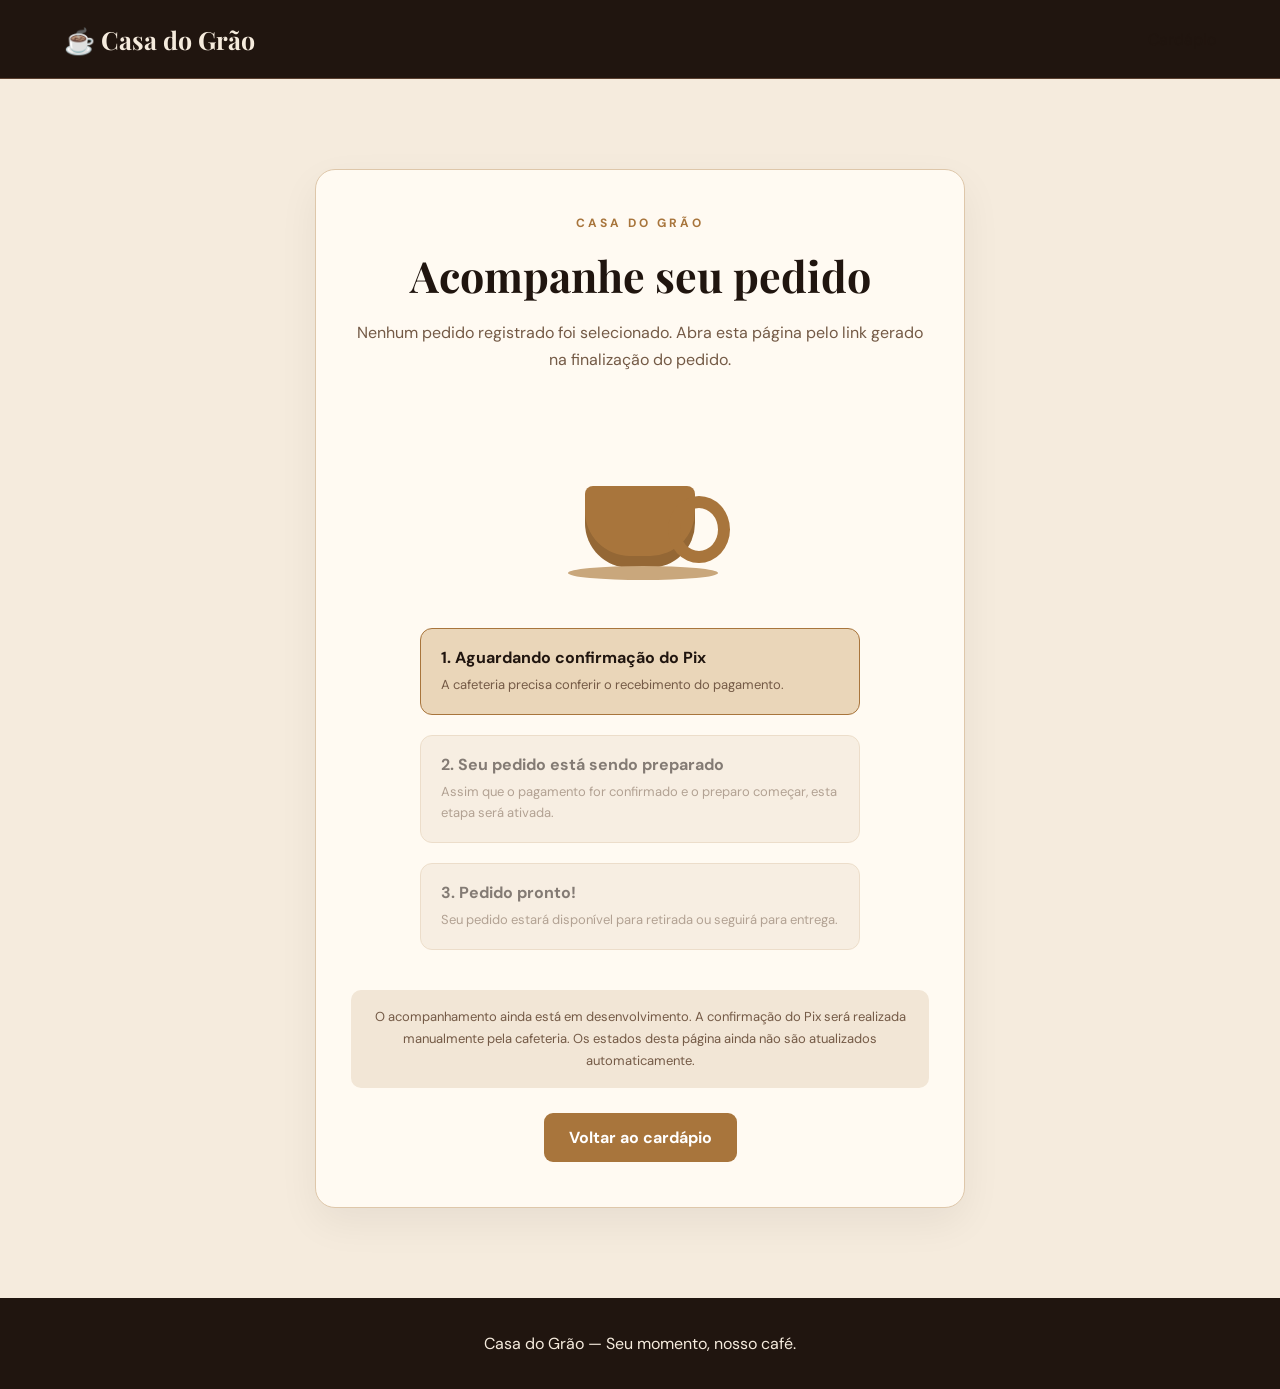
<file: acompanhar-pedido.html>
<!DOCTYPE html>
<html lang="pt-BR">

<head>
    <meta charset="UTF-8">

    <meta
        name="viewport"
        content="width=device-width, initial-scale=1.0">

    <title>Acompanhar Pedido | Casa do Grão</title>

    <link rel="preconnect"
          href="https://fonts.googleapis.com">

    <link rel="preconnect"
          href="https://fonts.gstatic.com"
          crossorigin>

    <link
        href="https://fonts.googleapis.com/css2?family=DM+Sans:wght@400;500;600;700&family=Playfair+Display:wght@500;600;700&display=swap"
        rel="stylesheet">

    <link rel="stylesheet" href="css/style.css">
    <script src="js/acompanhamento.js" defer></script>

    <style>

        /* PÁGINA DE ACOMPANHAMENTO */

        .acompanhamento {
            min-height: 85vh;
            padding: 90px 20px;

            display: flex;
            align-items: center;
            justify-content: center;

            background: #F5EBDD;
            color: #20150F;
        }

        .acompanhamento-painel {
            box-sizing: border-box;
            width: 100%;
            max-width: 650px;
            padding: 45px 35px;

            background: #FFFAF2;
            border: 1px solid #DEC7AA;
            border-radius: 20px;

            text-align: center;

            box-shadow:
                0 15px 40px rgba(0, 0, 0, 0.06);
        }

        .acompanhamento-etiqueta {
            color: #A8753C;
            font-size: 12px;
            font-weight: 700;
            letter-spacing: 3px;
        }

        .acompanhamento h1 {
            margin: 15px 0;

            font-family: "Playfair Display", serif;
            font-size: clamp(29px, 5vw, 43px);
        }

        .acompanhamento-descricao {
            color: #745A46;
            line-height: 1.7;
        }

        /* XÍCARA DE CAFÉ ANIMADA */

        .cafe-animado {
            position: relative;

            width: 180px;
            height: 180px;

            margin: 35px auto;
        }

        .fumaca {
            position: absolute;
            bottom: 110px;

            width: 12px;
            height: 55px;

            border-left: 4px solid rgba(
                139, 85, 41, 0.5
            );

            border-radius: 50%;
            opacity: 0;

            animation:
                subirFumaca 3s infinite ease-out;
        }

        .fumaca:nth-child(1) {
            left: 60px;
        }

        .fumaca:nth-child(2) {
            left: 90px;
            animation-delay: 0.8s;
        }

        .fumaca:nth-child(3) {
            left: 120px;
            animation-delay: 1.6s;
        }

        .xicara {
            position: absolute;

            bottom: 20px;
            left: 35px;

            width: 110px;
            height: 82px;

            background: #A8753C;

            border-radius:
                8px 8px 45px 45px;

            box-shadow:
                inset 0 -12px 0 rgba(0, 0, 0, 0.12);
        }

        .xicara::after {
            content: "";

            position: absolute;

            right: -35px;
            top: 10px;

            width: 38px;
            height: 43px;

            border: 12px solid #A8753C;
            border-radius: 50%;
        }

        .pires {
            position: absolute;

            bottom: 8px;
            left: 18px;

            width: 150px;
            height: 14px;

            background: #C9A77C;
            border-radius: 50%;
        }

        @keyframes subirFumaca {

            0% {
                opacity: 0;
                transform: translateY(12px);
            }

            35% {
                opacity: 0.7;
            }

            100% {
                opacity: 0;
                transform: translateY(-48px);
            }

        }

        /* ETAPAS DO PEDIDO */

        .etapas-pedido {
            max-width: 440px;

            margin: 40px auto;
            padding: 0;

            list-style: none;
            text-align: left;
        }

        .etapa {
            margin-bottom: 20px;
            padding: 18px 20px;

            background: #F2E6D6;

            border: 1px solid #DEC7AA;
            border-radius: 12px;

            opacity: 0.55;
        }

        .etapa.ativa {
            opacity: 1;

            background: #EAD6B9;
            border-color: #A8753C;
        }

        .etapa strong {
            display: block;
            font-size: 16px;
        }

        .etapa p {
            margin-top: 7px;

            color: #745A46;
            font-size: 13px;
            line-height: 1.6;
        }

        /* AVISO */

        .aviso-acompanhamento {
            margin: 25px 0;
            padding: 16px;

            background: #F2E6D6;
            border-radius: 10px;

            color: #745A46;
            font-size: 13px;
            line-height: 1.7;
        }

        /* BOTÃO VOLTAR */

        .voltar-cardapio {
            display: inline-block;
            padding: 14px 25px;

            color: #FFFFFF;
            background: #A8753C;

            border-radius: 9px;

            text-decoration: none;
            font-weight: 700;
        }

        .voltar-cardapio:hover {
            background: #87572D;
        }

        /* CELULARES */

        @media (max-width: 480px) {

            .acompanhamento-painel {
                padding: 35px 20px;
            }

        }

        /* ACESSIBILIDADE */

        @media (prefers-reduced-motion: reduce) {

            .fumaca {
                animation: none;
            }

        }

    </style>

</head>

<body>

    <header class="cabecalho">

        <nav class="navegacao container">

            <a href="index.html" class="logo">

                <span class="logo-icone">☕</span>

                Casa do Grão

            </a>

            <a href="cardapio.html">
                Cardápio
            </a>

        </nav>

    </header>

    <main>

        <section class="acompanhamento">

            <div class="acompanhamento-painel">

                <!-- IDENTIDADE -->

                <p class="acompanhamento-etiqueta">
                    CASA DO GRÃO
                </p>

                <h1>Acompanhe seu pedido</h1>

                <p class="acompanhamento-descricao">
                    Obrigado por escolher a Casa do Grão!
                    Acompanhe as próximas etapas
                    do seu pedido.
                </p>

                <!-- CAFÉ ANIMADO -->

                <div
                    class="cafe-animado"
                    aria-hidden="true">

                    <span class="fumaca"></span>
                    <span class="fumaca"></span>
                    <span class="fumaca"></span>

                    <div class="xicara"></div>

                    <div class="pires"></div>

                </div>

                <!-- ETAPAS -->

                <ol class="etapas-pedido">

                    <li
                        class="etapa ativa"
                        id="etapa-pagamento">

                        <strong>
                            1. Aguardando confirmação do Pix
                        </strong>

                        <p>
                            A cafeteria precisa conferir
                            o recebimento do pagamento.
                        </p>

                    </li>

                    <li
                        class="etapa"
                        id="etapa-preparacao">

                        <strong>
                            2. Seu pedido está sendo preparado
                        </strong>

                        <p>
                            Assim que o pagamento for
                            confirmado e o preparo começar,
                            esta etapa será ativada.
                        </p>

                    </li>

                    <li
                        class="etapa"
                        id="etapa-pronto">

                        <strong>
                            3. Pedido pronto!
                        </strong>

                        <p>
                            Seu pedido estará disponível
                            para retirada ou seguirá
                            para entrega.
                        </p>

                    </li>

                </ol>

                <!-- INFORMAÇÃO -->

                <p class="aviso-acompanhamento">

                    O acompanhamento ainda está
                    em desenvolvimento.

                    A confirmação do Pix será
                    realizada manualmente pela cafeteria.

                    Os estados desta página ainda
                    não são atualizados automaticamente.

                </p>

                <a
                    href="cardapio.html"
                    class="voltar-cardapio">

                    Voltar ao cardápio

                </a>

            </div>

        </section>

    </main>

    <footer class="rodape">

        <p>
            Casa do Grão — Seu momento, nosso café.
        </p>

    </footer>

</body>
</html>
</file>
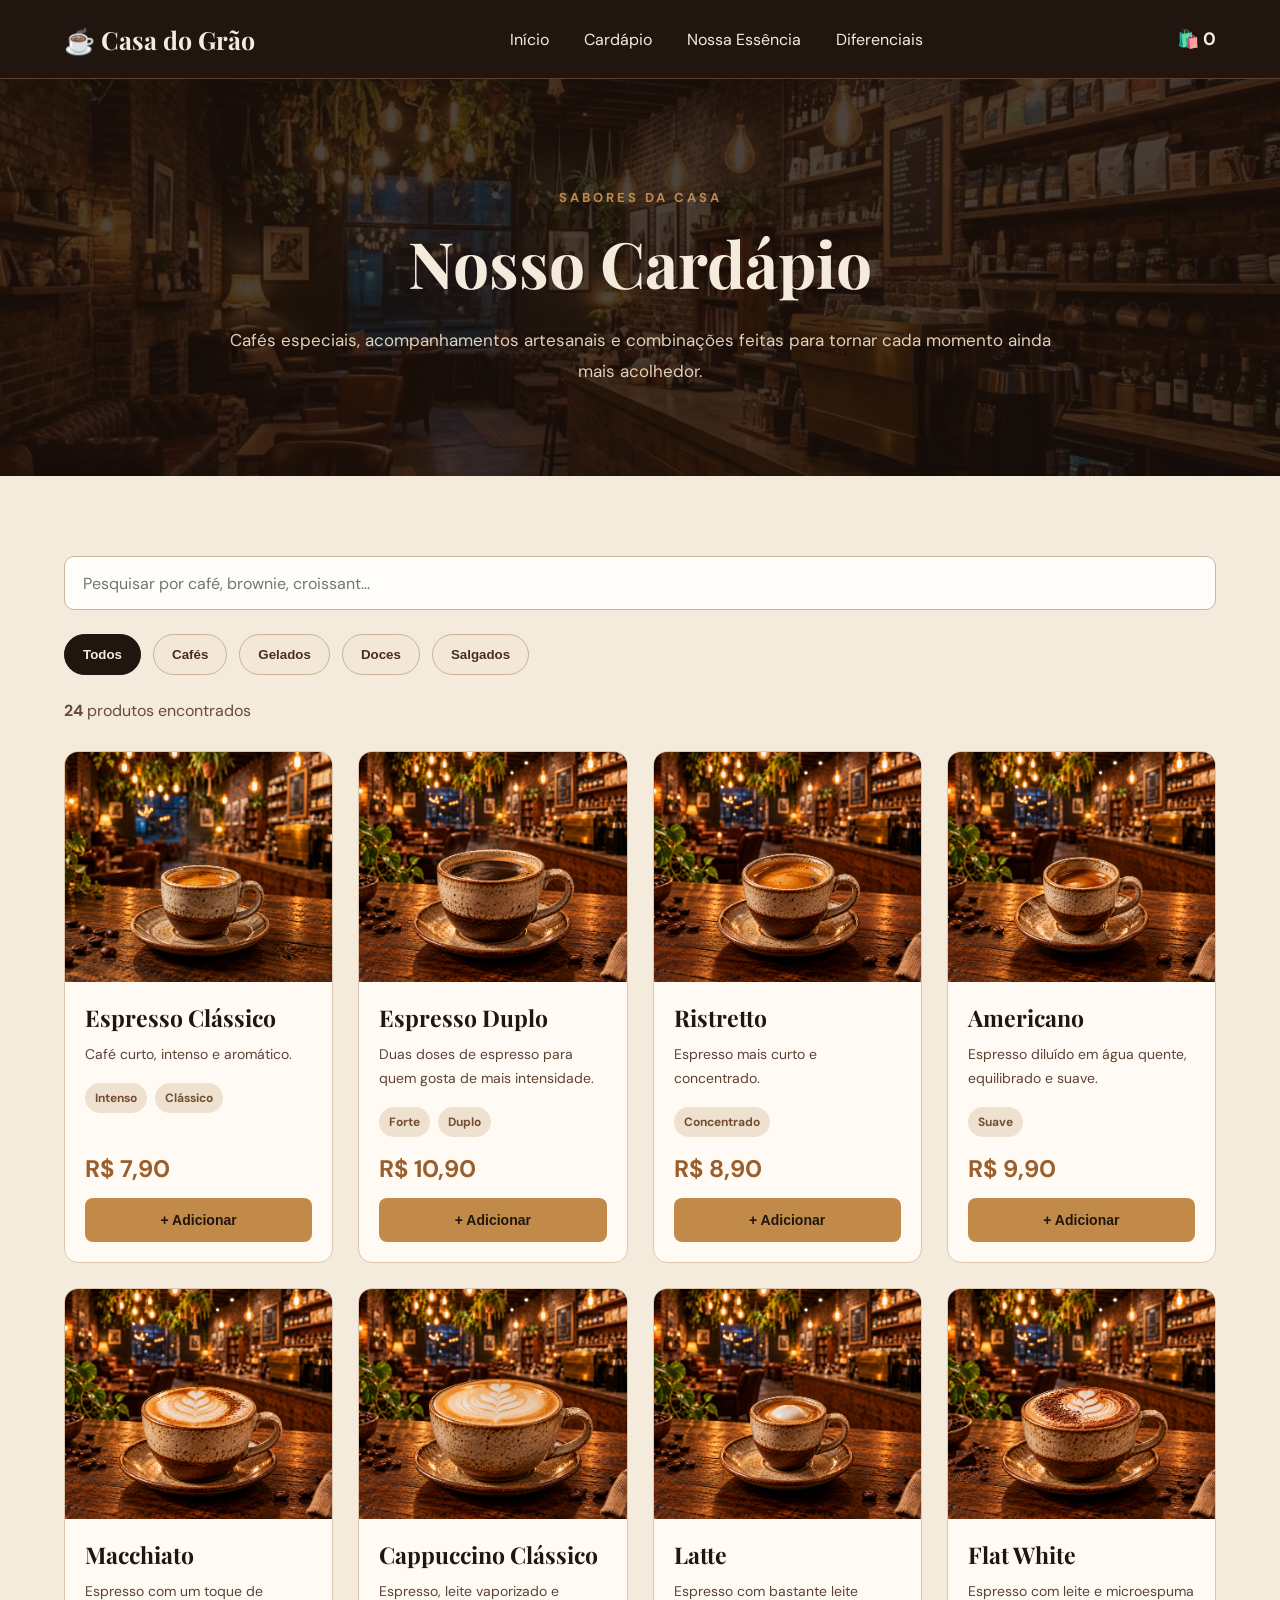
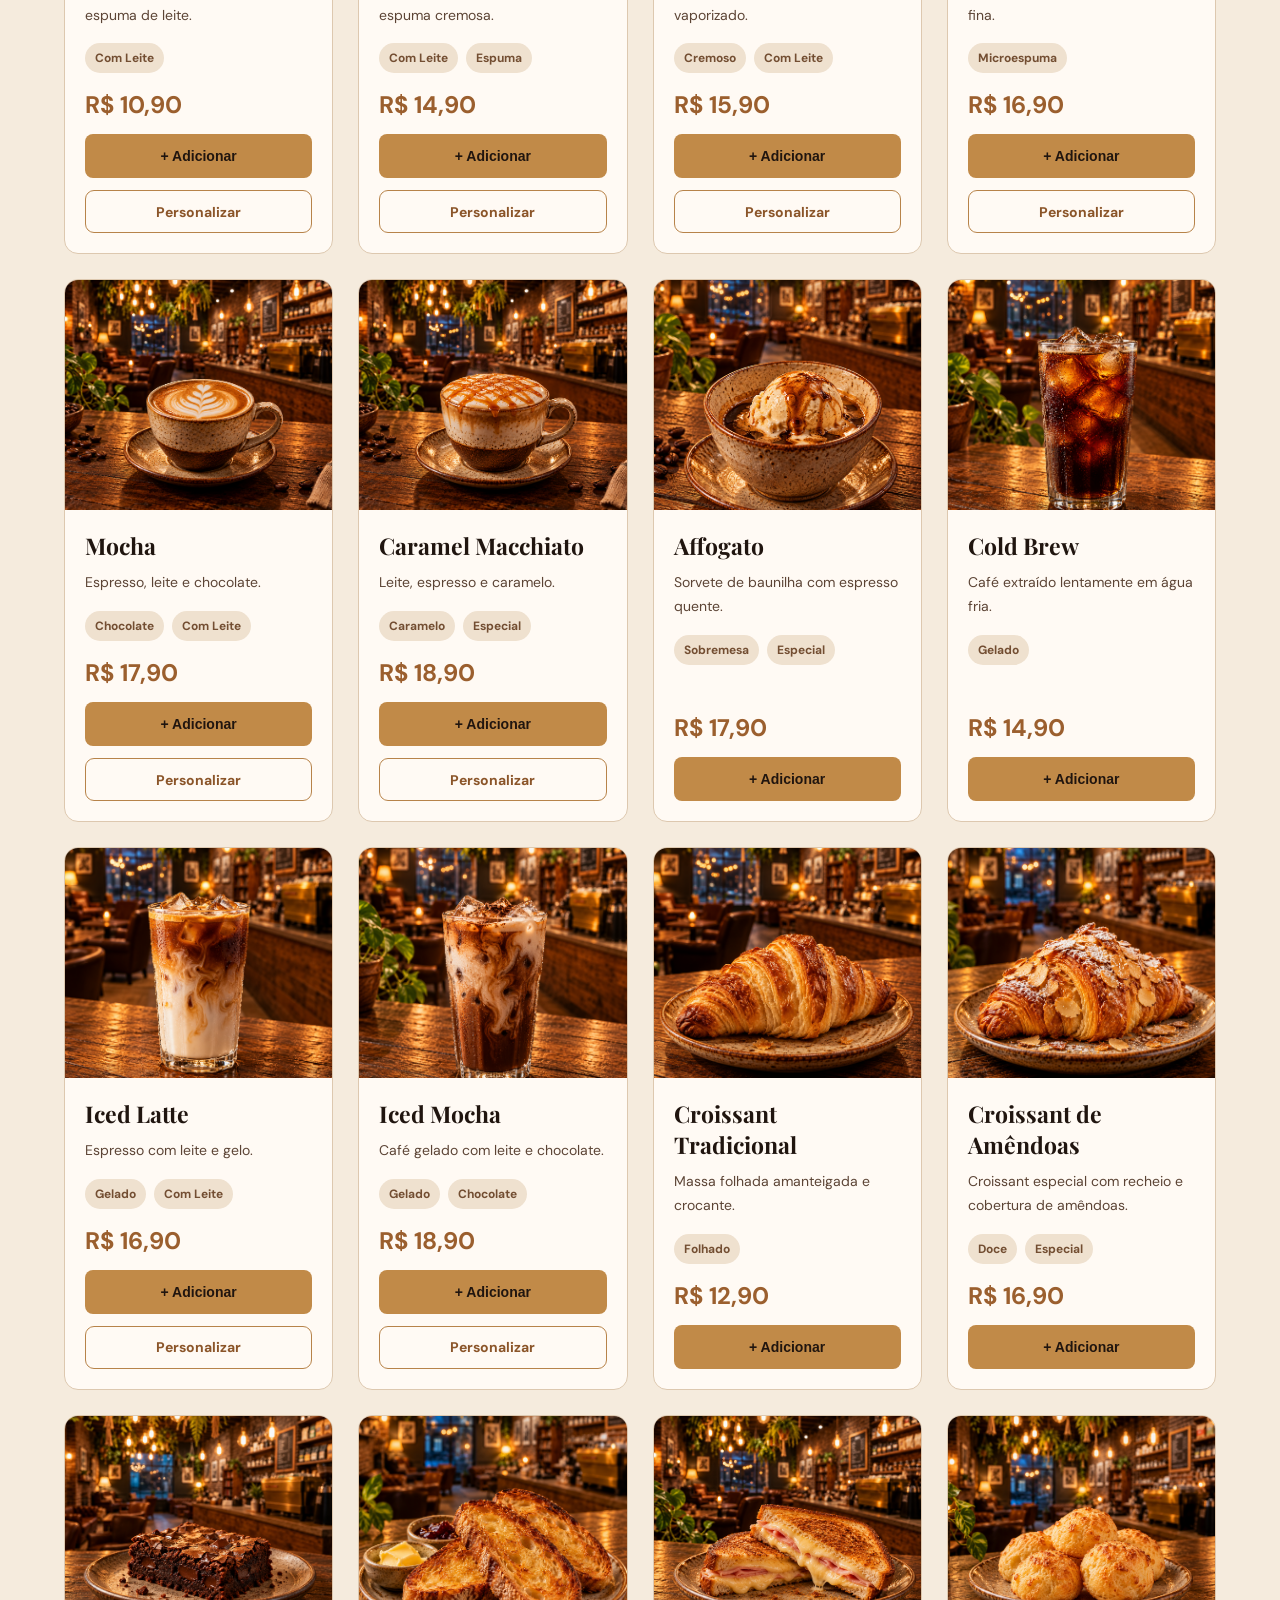
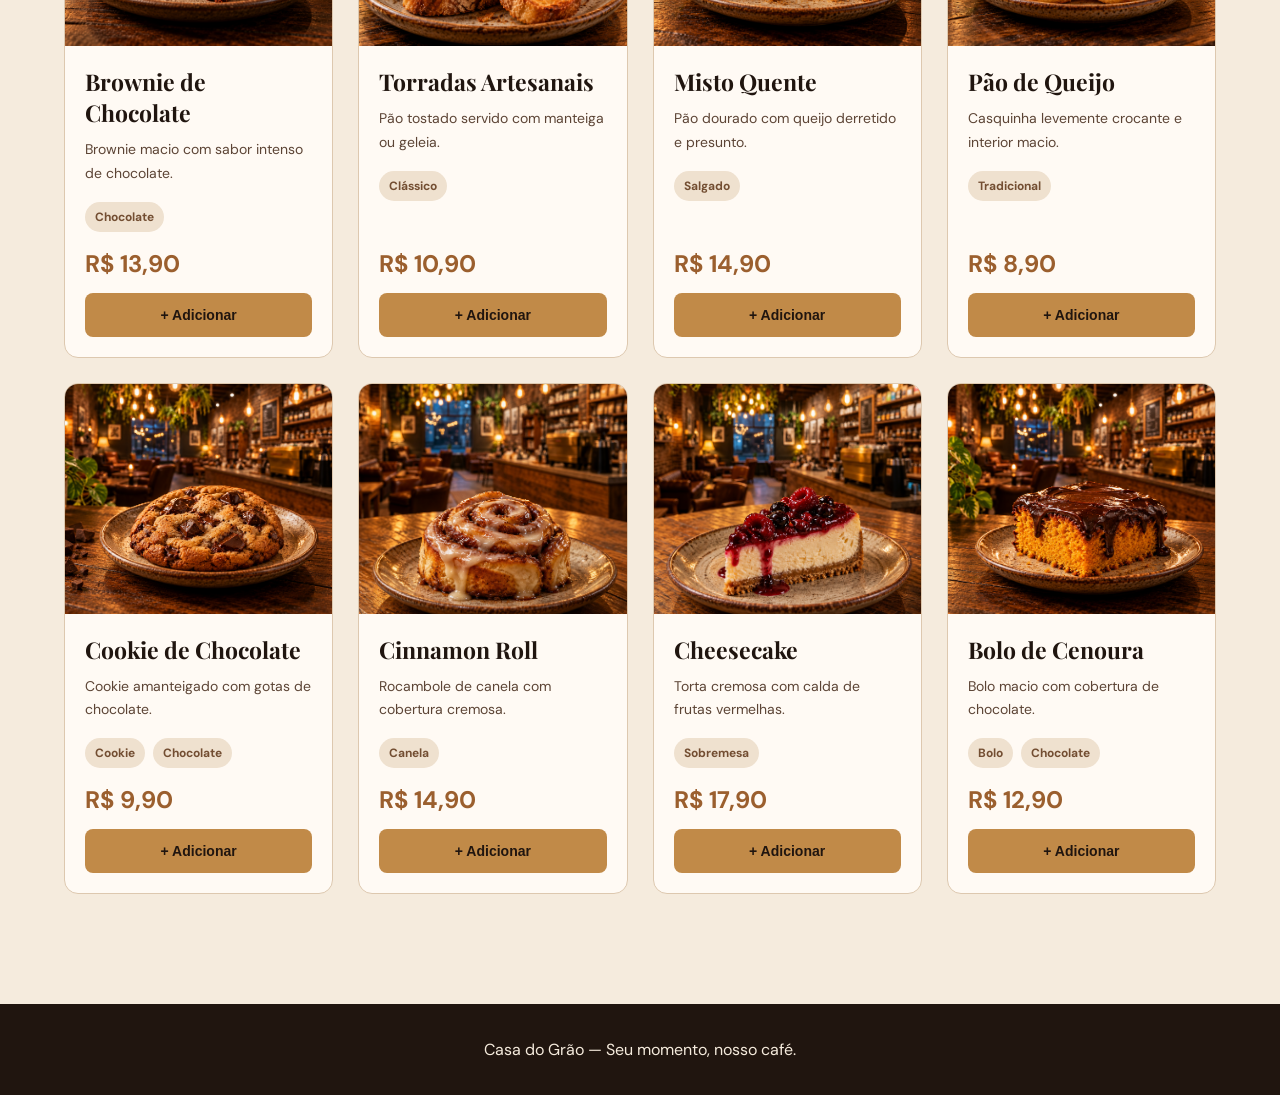
<file: cardapio.html>
<!DOCTYPE html>
<html lang="pt-BR">
<head>
    <meta charset="UTF-8">
    <meta name="viewport" content="width=device-width, initial-scale=1.0">
    <title>Cardápio | Casa do Grão</title>
    <meta name="description" content="Explore o cardápio da Casa do Grão. Cafés especiais, doces e acompanhamentos.">

    <link rel="preconnect" href="https://fonts.googleapis.com">
    <link rel="preconnect" href="https://fonts.gstatic.com" crossorigin>

    <link href="https://fonts.googleapis.com/css2?family=DM+Sans:wght@400;500;600;700&family=Playfair+Display:wght@500;600;700&display=swap"
          rel="stylesheet">

    <link rel="stylesheet" href="css/style.css">
    <link rel="stylesheet" href="css/personalizador.css">
    <script src="js/main.js" defer></script>
    <script src="js/cardapio.js" defer></script>
    <script src="js/personalizador.js" defer></script>
</head>
<body>

    <header class="cabecalho">
        <nav class="navegacao container" aria-label="Navegação principal">

            <a href="index.html#inicio" class="logo">
                <span class="logo-icone">☕</span>
                Casa do Grão
            </a>

            <button class="menu-toggle"
                    id="menu-toggle"
                    type="button"
                    aria-label="Abrir menu"
                    aria-controls="menu"
                    aria-expanded="false">
                ☰
            </button>

            <ul class="menu" id="menu">
                <li><a href="index.html#inicio">Início</a></li>
                <li><a href="cardapio.html">Cardápio</a></li>
                <li><a href="index.html#sobre">Nossa Essência</a></li>
                <li><a href="index.html#diferenciais">Diferenciais</a></li>
            </ul>

            
<a href="carrinho.html"
   class="carrinho-indicador"
   aria-label="Abrir carrinho de compras">
    🛍️ <span id="contador-carrinho">0</span>
</a>


        </nav>
    </header>

    <main>

        <section class="hero-cardapio">
            <div class="container hero-cardapio-conteudo">
                <p class="hero-cardapio-subtitulo">SABORES DA CASA</p>
                <h1>Nosso Cardápio</h1>
                <p>
                    Cafés especiais, acompanhamentos artesanais e combinações
                    feitas para tornar cada momento ainda mais acolhedor.
                </p>
            </div>
        </section>

        <section class="secao-cardapio">
            <div class="container">

                <div class="barra-cardapio">
                    <div class="campo-busca">
                        <label for="busca-produto" class="sr-only">Buscar produto</label>
                        <input type="text"
                               id="busca-produto"
                               placeholder="Pesquisar por café, brownie, croissant...">
                    </div>

                    <div class="filtros-categorias" id="filtros-categorias">
                        <button class="filtro-btn ativo" type="button" data-categoria="todos">Todos</button>
                        <button class="filtro-btn" type="button" data-categoria="cafes">Cafés</button>
                        <button class="filtro-btn" type="button" data-categoria="gelados">Gelados</button>
                        <button class="filtro-btn" type="button" data-categoria="doces">Doces</button>
                        <button class="filtro-btn" type="button" data-categoria="salgados">Salgados</button>
                    </div>
                </div>

                <div class="resumo-cardapio">
                    <p>
                        <strong id="quantidade-produtos">0</strong> produtos encontrados
                    </p>
                </div>

                <div class="grid-cardapio" id="grid-cardapio"></div>

                <div class="estado-vazio" id="estado-vazio" hidden>
                    <h2>Nenhum produto encontrado</h2>
                    <p>Tente outro nome ou selecione uma categoria diferente.</p>
                </div>

            </div>
        </section>

    </main>

    <p id="mensagem-carrinho"
       class="mensagem-carrinho"
       role="status"
       aria-live="polite"></p>

    <footer class="rodape">
        <p>Casa do Grão — Seu momento, nosso café.</p>
    </footer>

</body>
</html>
</file>
<file: css/style.css>
/* CONFIGURAÇÕES GERAIS */

:root {
    --cafe-escuro: #20150F;
    --marrom: #4A2E1D;
    --caramelo: #C18A48;
    --creme: #F5EBDD;
    --verde: #536342;
}

* {
    margin: 0;
    padding: 0;
    box-sizing: border-box;
}

html {
    scroll-behavior: smooth;
}

body {
    font-family: "DM Sans", sans-serif;
    background: var(--creme);
    color: var(--cafe-escuro);
}

h1, h2, h3 {
    font-family: "Playfair Display", serif;
}

a {
    text-decoration: none;
    color: inherit;
}

.container {
    width: min(90%, 1200px);
    margin: 0 auto;
}

/* CABEÇALHO */

.cabecalho {
    position: sticky;
    top: 0;
    z-index: 100;
    background: var(--cafe-escuro);
    border-bottom: 1px solid #5a4030;
}

.navegacao {
    min-height: 78px;
    display: flex;
    justify-content: space-between;
    align-items: center;
    gap: 20px;
}

.logo {
    font-family: "Playfair Display", serif;
    font-size: 25px;
    font-weight: 700;
    color: var(--creme);
}

.logo-icone {
    color: var(--caramelo);
}

.menu {
    list-style: none;
    display: flex;
    align-items: center;
    gap: 35px;
}

.menu a {
    color: var(--creme);
    transition: color 0.3s;
}

.menu a:hover,
.menu a:focus-visible {
    color: var(--caramelo);
}

.menu-toggle {
    display: none;
    background: none;
    border: 0;
    color: var(--creme);
    font-size: 30px;
    cursor: pointer;
}

/* HERO SECTION */

.hero {
    position: relative;
    min-height: calc(100svh - 78px);
    display: flex;
    align-items: center;
    overflow: hidden;
    background: var(--cafe-escuro);
}

.hero-imagem {
    position: absolute;
    width: 100%;
    height: 100%;
    inset: 0;
    object-fit: cover;
    object-position: center;
}

/* CAMADA ESCURA SOBRE A FOTO */

.hero::after {
    content: "";
    position: absolute;
    inset: 0;
    background: linear-gradient(
        90deg,
        rgba(20, 12, 7, 0.92),
        rgba(20, 12, 7, 0.42)
    );
}

.hero-conteudo {
    position: relative;
    z-index: 2;
    color: var(--creme);
    padding-top: 90px;
    padding-bottom: 110px;
    animation: aparecer 0.9s ease both;
}

.hero-destaque {
    color: var(--caramelo);
    font-size: 13px;
    letter-spacing: 3px;
    font-weight: 700;
    margin-bottom: 22px;
}

.hero h1 {
    font-size: clamp(42px, 5vw, 76px);
    max-width: 680px;
    line-height: 1.12;
    margin-bottom: 25px;
}

.hero-descricao {
    max-width: 520px;
    font-size: 18px;
    line-height: 1.8;
    color: #eadac6;
}

.hero-botoes {
    display: flex;
    flex-wrap: wrap;
    gap: 15px;
    margin-top: 35px;
}

.botao {
    display: inline-flex;
    justify-content: center;
    align-items: center;
    min-height: 50px;
    padding: 14px 28px;
    border-radius: 6px;
    font-weight: 700;
    transition:
        transform 0.3s,
        background-color 0.3s,
        box-shadow 0.3s;
}

.botao:hover {
    transform: translateY(-4px);
}

.botao-principal {
    background: var(--caramelo);
    color: var(--cafe-escuro);
}

.botao-principal:hover {
    background: #e0ac6d;
    box-shadow: 0 8px 24px #0005;
}

.botao-secundario {
    border: 1px solid var(--creme);
    color: var(--creme);
}

.botao-secundario:hover {
    background: #ffffff1a;
}

.hero-servicos {
    margin-top: 35px;
    color: #dfc8a9;
    font-size: 14px;
}

.seta-rolagem {
    position: absolute;
    z-index: 3;
    bottom: 25px;
    left: 50%;
    transform: translateX(-50%);
    color: var(--creme);
    font-size: 35px;
    animation: flutuar 2s infinite;
}

/* BOAS-VINDAS */

.sobre {
    padding: 110px 0 65px;
    text-align: center;
}

.sobre-conteudo {
    max-width: 780px;
}

.subtitulo {
    color: #a66a39;
    font-size: 13px;
    font-weight: 700;
    letter-spacing: 3px;
    margin-bottom: 20px;
}

.sobre h2 {
    font-size: clamp(30px, 4vw, 48px);
    margin-bottom: 30px;
}

.sobre p:not(.subtitulo) {
    font-size: 17px;
    line-height: 1.9;
    margin-bottom: 15px;
}

/* DIFERENCIAIS */

.diferenciais {
    padding: 35px 0 110px;
}

.diferenciais-grid {
    display: grid;
    grid-template-columns: repeat(3, 1fr);
    gap: 25px;
}

.diferencial {
    text-align: center;
    padding: 35px 25px;
    border-radius: 12px;
    background: #e9dbc6;
    transition: transform 0.3s;
}

.diferencial:hover {
    transform: translateY(-6px);
}

.diferencial-icone {
    font-size: 36px;
    color: var(--marrom);
}

.diferencial h3 {
    margin: 18px 0 12px;
    font-size: 22px;
}

.diferencial p {
    line-height: 1.6;
}

/* RODAPÉ PROVISÓRIO */

.rodape {
    background: var(--cafe-escuro);
    color: var(--creme);
    text-align: center;
    padding: 35px 15px;
}

/* ANIMAÇÕES */

@keyframes aparecer {
    from {
        opacity: 0;
        transform: translateY(25px);
    }

    to {
        opacity: 1;
        transform: translateY(0);
    }
}

@keyframes flutuar {
    0%, 100% {
        transform: translate(-50%, 0);
    }

    50% {
        transform: translate(-50%, -8px);
    }
}

/* RESPONSIVIDADE */

@media (max-width: 768px) {

    .menu-toggle {
        display: block;
    }

    .navegacao {
        position: relative;
    }

    .menu {
        display: none;
        position: absolute;
        top: 100%;
        left: -5.56%;
        width: 111.12%;
        flex-direction: column;
        align-items: stretch;
        gap: 0;
        background: var(--cafe-escuro);
        padding: 15px 6%;
    }

    .menu.ativo {
        display: flex;
    }

    .menu a {
        display: block;
        padding: 14px 0;
    }

    .hero-imagem {
        object-position: 55% center;
    }

    .hero::after {
        background: rgba(20, 12, 7, 0.68);
    }

    .hero-conteudo {
        padding-top: 75px;
        padding-bottom: 100px;
    }

    .hero-descricao {
        font-size: 16px;
    }

    .diferenciais-grid {
        grid-template-columns: 1fr;
    }
}

@media (prefers-reduced-motion: reduce) {
    html {
        scroll-behavior: auto;
    }

    *,
    *::before,
    *::after {
        animation: none !important;
        transition: none !important;
    }
}


/* NOSSOS FAVORITOS */

.favoritos {
    background: #241710;
    padding: 110px 0;
    color: #F5EBDD;
}

.favoritos-cabecalho {
    text-align: center;
    margin-bottom: 55px;
}

.favoritos-subtitulo {
    color: #C18A48;
    font-size: 13px;
    font-weight: 700;
    letter-spacing: 3px;
    margin-bottom: 15px;
}

.favoritos-cabecalho h2 {
    font-size: clamp(34px, 4vw, 52px);
    margin-bottom: 20px;
}

.favoritos-cabecalho p:last-child {
    color: #D4BEA1;
    font-size: 17px;
}

/* GRADE DOS PRODUTOS */

.favoritos-grid {
    display: grid;
    grid-template-columns: repeat(4, minmax(0, 1fr));
    gap: 25px;
}

/* CARTÕES */

.produto-card {
    background: #3A281D;
    border: 1px solid #5A4030;
    border-radius: 14px;
    overflow: hidden;

    display: flex;
    flex-direction: column;

    transition:
        transform 0.3s ease,
        box-shadow 0.3s ease,
        border-color 0.3s ease;
}

.produto-card:hover {
    transform: translateY(-8px);
    border-color: #C18A48;
    box-shadow: 0 15px 35px rgba(0, 0, 0, 0.35);
}

/* IMAGENS */

.produto-foto {
    width: 100%;
    height: 230px;
    overflow: hidden;
}

.produto-foto img {
    width: 100%;
    height: 100%;
    object-fit: cover;

    transition: transform 0.5s ease;
}

.produto-card:hover .produto-foto img {
    transform: scale(1.08);
}

/* INFORMAÇÕES */

.produto-info {
    padding: 22px;
    display: flex;
    flex-direction: column;
    flex: 1;
}

.produto-info h3 {
    font-size: 23px;
    margin-bottom: 12px;
}

.produto-info p {
    color: #C9B7A1;
    font-size: 14px;
    line-height: 1.7;
    margin-bottom: 25px;
}

.produto-rodape {
    margin-top: auto;
    display: flex;
    flex-direction: column;
    gap: 15px;
}

.produto-preco {
    color: #E9BE83;
    font-size: 23px;
    font-weight: 700;
}

/* BOTÃO DE ADICIONAR */

.adicionar-produto {
    background: #C18A48;
    color: #20150F;

    border: none;
    border-radius: 6px;
    padding: 14px;

    font-size: 14px;
    font-weight: 700;
    cursor: pointer;

    transition:
        background 0.3s,
        transform 0.3s;
}

.adicionar-produto:hover {
    background: #E0AC6D;
    transform: scale(1.03);
}

.adicionar-produto:focus-visible {
    outline: 3px solid #F5EBDD;
    outline-offset: 3px;
}

/* CONTADOR DO CARRINHO */

.carrinho-indicador {
    color: #F5EBDD;
    font-size: 18px;
    font-weight: 700;
    white-space: nowrap;
}

/* MENSAGEM DE CONFIRMAÇÃO */

.mensagem-carrinho {
    position: fixed;
    bottom: 25px;
    right: 25px;
    z-index: 200;

    background: #536342;
    color: white;

    padding: 16px 22px;
    border-radius: 8px;

    opacity: 0;
    visibility: hidden;
    transform: translateY(20px);

    pointer-events: none;

    transition:
        opacity 0.3s,
        transform 0.3s,
        visibility 0.3s;
}

.mensagem-carrinho.visivel {
    opacity: 1;
    visibility: visible;
    transform: translateY(0);
}

/* RESPONSIVIDADE */

@media (max-width: 1100px) {
    .favoritos-grid {
        grid-template-columns: repeat(2, minmax(0, 1fr));
    }
}

@media (max-width: 600px) {
    .favoritos {
        padding: 70px 0;
    }

    .favoritos-grid {
        grid-template-columns: 1fr;
    }

    .produto-foto {
        height: 260px;
    }

    .mensagem-carrinho {
        left: 15px;
        right: 15px;
        bottom: 15px;
        text-align: center;
    }
}

/* UTILITÁRIO DE ACESSIBILIDADE */
.sr-only {
    position: absolute;
    width: 1px;
    height: 1px;
    padding: 0;
    margin: -1px;
    overflow: hidden;
    clip: rect(0, 0, 0, 0);
    border: 0;
}

/* HERO DO CARDÁPIO */
.hero-cardapio {
    background:
        linear-gradient(rgba(26, 15, 10, 0.78), rgba(26, 15, 10, 0.78)),
        url("../assets/imagens/cafeteria.jpg") center/cover no-repeat;
    color: var(--creme);
    padding: 110px 0 90px;
}

.hero-cardapio-conteudo {
    text-align: center;
    max-width: 850px;
}

.hero-cardapio-subtitulo {
    color: var(--caramelo);
    font-size: 13px;
    font-weight: 700;
    letter-spacing: 3px;
    margin-bottom: 14px;
}

.hero-cardapio h1 {
    font-size: clamp(40px, 5vw, 64px);
    margin-bottom: 20px;
}

.hero-cardapio p:last-child {
    color: #e3cfb7;
    font-size: 17px;
    line-height: 1.8;
}

/* SEÇÃO DO CARDÁPIO */
.secao-cardapio {
    padding: 80px 0 110px;
    background: var(--creme);
}

.barra-cardapio {
    display: flex;
    flex-direction: column;
    gap: 24px;
    margin-bottom: 25px;
}

.campo-busca input {
    width: 100%;
    min-height: 54px;
    padding: 14px 18px;
    border: 1px solid #cdb79c;
    border-radius: 10px;
    font-size: 16px;
    font-family: inherit;
    background: #fffdf9;
    color: var(--cafe-escuro);
}

.campo-busca input:focus {
    outline: 2px solid var(--caramelo);
    border-color: var(--caramelo);
}

.filtros-categorias {
    display: flex;
    flex-wrap: wrap;
    gap: 12px;
}

.filtro-btn {
    padding: 12px 18px;
    border-radius: 999px;
    border: 1px solid #c9b296;
    background: #f3e7d7;
    color: var(--marrom);
    font-weight: 700;
    cursor: pointer;
    transition: 0.3s;
}

.filtro-btn:hover,
.filtro-btn:focus-visible {
    background: #ead8be;
    transform: translateY(-2px);
}

.filtro-btn.ativo {
    background: var(--cafe-escuro);
    color: var(--creme);
    border-color: var(--cafe-escuro);
}

.resumo-cardapio {
    margin-bottom: 30px;
    color: #6a4a36;
}

.grid-cardapio {
    display: grid;
    grid-template-columns: repeat(4, minmax(0, 1fr));
    gap: 25px;
}

.cardapio-card {
    background: #fffaf4;
    border: 1px solid #ddc8af;
    border-radius: 14px;
    overflow: hidden;
    display: flex;
    flex-direction: column;
    transition: transform 0.3s ease, box-shadow 0.3s ease;
}

.cardapio-card:hover {
    transform: translateY(-7px);
    box-shadow: 0 14px 30px rgba(0, 0, 0, 0.12);
}

.cardapio-foto {
    width: 100%;
    height: 230px;
    overflow: hidden;
    background: #e8dccd;
}

.cardapio-foto img {
    width: 100%;
    height: 100%;
    object-fit: cover;
    transition: transform 0.45s ease;
}

.cardapio-card:hover .cardapio-foto img {
    transform: scale(1.06);
}

.cardapio-info {
    padding: 20px;
    display: flex;
    flex-direction: column;
    flex: 1;
}

.cardapio-info h3 {
    font-size: 23px;
    margin-bottom: 10px;
}

.cardapio-info p {
    color: #5c4435;
    font-size: 14px;
    line-height: 1.7;
    margin-bottom: 16px;
}

.cardapio-tags {
    display: flex;
    flex-wrap: wrap;
    gap: 8px;
    margin-bottom: 16px;
}

.cardapio-tag {
    font-size: 12px;
    font-weight: 700;
    padding: 7px 10px;
    border-radius: 999px;
    background: #efe1cf;
    color: #734e32;
}

.cardapio-rodape {
    margin-top: auto;
    display: flex;
    flex-direction: column;
    gap: 14px;
}

.cardapio-preco {
    color: #9b5f2e;
    font-size: 24px;
    font-weight: 700;
}

.cardapio-botao {
    background: var(--caramelo);
    color: var(--cafe-escuro);
    border: none;
    border-radius: 8px;
    padding: 14px 16px;
    font-size: 14px;
    font-weight: 700;
    cursor: pointer;
    transition: 0.3s;
}

.cardapio-botao:hover,
.cardapio-botao:focus-visible {
    background: #e0ac6d;
    transform: translateY(-2px);
}

.estado-vazio {
    text-align: center;
    padding: 45px 20px;
    background: #f8efe4;
    border: 1px dashed #cfb08a;
    border-radius: 12px;
}

.estado-vazio h2 {
    margin-bottom: 10px;
    font-size: 30px;
}

.estado-vazio p {
    color: #6b503c;
}

/* RESPONSIVIDADE DO CARDÁPIO */
@media (max-width: 1100px) {
    .grid-cardapio {
        grid-template-columns: repeat(2, minmax(0, 1fr));
    }
}

@media (max-width: 700px) {
    .hero-cardapio {
        padding: 90px 0 70px;
    }

    .secao-cardapio {
        padding: 60px 0 80px;
    }

    .grid-cardapio {
        grid-template-columns: 1fr;
    }

    .cardapio-foto {
        height: 250px;
    }
}


/* PÁGINA DO CARRINHO */

.carrinho-banner {
    background: #302018;
    color: #F5EBDD;
    text-align: center;
    padding: 85px 20px;
}

.carrinho-banner h1 {
    font-size: clamp(38px, 5vw, 60px);
    margin-bottom: 15px;
}

.carrinho-banner p:last-child {
    color: #D4BEA1;
    line-height: 1.7;
}

.carrinho-secao {
    background: #F5EBDD;
    padding: 80px 0 110px;
}

.carrinho-layout {
    display: grid;
    grid-template-columns: minmax(0, 2fr) minmax(280px, 1fr);
    gap: 35px;
    align-items: start;
}

.carrinho-produtos h2,
.resumo-pedido h2 {
    font-size: 27px;
    margin-bottom: 25px;
}

/* CADA PRODUTO */

.item-carrinho {
    background: #FFF9F0;
    border: 1px solid #DCC7AC;
    border-radius: 12px;
    padding: 22px;
    margin-bottom: 18px;

    display: flex;
    align-items: center;
    justify-content: space-between;
    gap: 20px;
}

.item-dados h3 {
    font-size: 21px;
    margin-bottom: 10px;
}

.item-dados p {
    color: #745641;
    font-size: 14px;
}

.item-controles {
    display: flex;
    flex-direction: column;
    align-items: flex-end;
    gap: 12px;
}

.controle-quantidade {
    display: flex;
    align-items: center;
    gap: 15px;
}

.controle-quantidade button {
    width: 34px;
    height: 34px;
    border: 1px solid #B99368;
    border-radius: 6px;
    background: #EAD9C1;
    font-size: 19px;
    cursor: pointer;
}

.controle-quantidade button:disabled {
    opacity: 0.4;
    cursor: not-allowed;
}

.preco-item {
    color: #8B562B;
    font-size: 19px;
}

.remover-item {
    border: none;
    background: transparent;
    color: #963C2C;
    text-decoration: underline;
    cursor: pointer;
}

.continuar-comprando {
    display: inline-block;
    margin-top: 22px;
    color: #704326;
    font-weight: 700;
}

.continuar-comprando:hover {
    text-decoration: underline;
}

/* RESUMO */

.resumo-pedido {
    background: #E9D9C3;
    padding: 28px;
    border-radius: 12px;
}

.resumo-linha {
    display: flex;
    justify-content: space-between;
    gap: 15px;
    margin: 20px 0;
}

.resumo-pedido hr {
    border: none;
    border-top: 1px solid #C9B394;
    margin: 20px 0;
}

.resumo-total {
    font-size: 20px;
}

.resumo-aviso {
    color: #68503B;
    font-size: 13px;
    line-height: 1.6;
    margin: 20px 0;
}

.botao-finalizar {
    width: 100%;
    padding: 16px;
    background: #C18A48;
    color: #20150F;
    border: none;
    border-radius: 8px;
    font-weight: 700;
}

.botao-finalizar:disabled {
    opacity: 0.65;
    cursor: not-allowed;
}

/* CARRINHO VAZIO */

.carrinho-vazio {
    text-align: center;
    padding: 55px 20px;
    background: #FFF9F0;
    border-radius: 12px;
}

.carrinho-vazio p {
    margin-bottom: 25px;
}

.carrinho-vazio[hidden] {
    display: none;
}

/* CELULARES */

@media (max-width: 800px) {
    .carrinho-layout {
        grid-template-columns: 1fr;
    }

    .item-carrinho {
        flex-direction: column;
        align-items: stretch;
    }

    .item-controles {
        align-items: flex-start;
    }

    .carrinho-secao {
        padding: 55px 0;
    }
}


/* ====================================
   PERSONALIZADOR DE CAFÉS
==================================== */

.personalizador {
    background: #20150F;
    color: #F5EBDD;
    padding: 110px 0;
}

.personalizador-cabecalho {
    text-align: center;
    margin-bottom: 55px;
}

.personalizador-cabecalho p {
    color: #C18A48;
    letter-spacing: 3px;
    font-size: 12px;
    margin-bottom: 15px;
}

.personalizador-cabecalho h2 {
    font-family: "Playfair Display", serif;
    font-size: clamp(32px, 4vw, 52px);
    margin-bottom: 15px;
}

.personalizador-cabecalho span {
    color: #D4BEA1;
}

.personalizador-layout {
    display: grid;
    grid-template-columns: 1fr 1fr;
    gap: 50px;
    align-items: center;
}

/* FOTOGRAFIA */

.personalizador-visual {
    position: relative;
    overflow: hidden;
    border-radius: 16px;
    min-height: 540px;
    background: #38251A;
}

.personalizador-visual img {
    display: block;
    width: 100%;
    height: 100%;
    position: absolute;
    inset: 0;
    object-fit: cover;
}

.personalizador-visual::after {
    content: "";
    position: absolute;
    inset: 0;
    background: linear-gradient(
        transparent 45%,
        rgba(0, 0, 0, 0.8)
    );
    pointer-events: none;
}

.personalizador-nome {
    position: absolute;
    z-index: 1;
    bottom: 30px;
    left: 30px;
    right: 30px;
}

.personalizador-nome span {
    color: #D5A76C;
    font-size: 11px;
    letter-spacing: 2px;
}

.personalizador-nome h3 {
    font-family: "Playfair Display", serif;
    font-size: 34px;
    margin-top: 10px;
}

/* FORMULÁRIO */

.personalizador-opcoes {
    display: flex;
    flex-direction: column;
    gap: 18px;
}

.personalizador-opcoes h3 {
    font-family: "Playfair Display", serif;
    font-size: 30px;
    margin-bottom: 12px;
}

.personalizador-opcoes > label,
.personalizador-adicionais legend {
    font-weight: 600;
    color: #F5EBDD;
}

.personalizador-opcoes select {
    width: 100%;
    padding: 15px;
    border: 1px solid #7A5940;
    border-radius: 8px;
    background: #38251A;
    color: #F5EBDD;
    font: inherit;
    cursor: pointer;
}

.personalizador-adicionais {
    display: flex;
    flex-direction: column;
    gap: 15px;
    padding: 18px;
    border: 1px solid #7A5940;
    border-radius: 8px;
}

.personalizador-adicionais label {
    display: flex;
    align-items: center;
    gap: 12px;
    cursor: pointer;
}

.personalizador-adicionais input {
    accent-color: #C18A48;
    width: 18px;
    height: 18px;
}

.personalizador-alergenos {
    font-size: 12px;
    line-height: 1.6;
    color: #D4BEA1;
}

.personalizador-total {
    display: flex;
    justify-content: space-between;
    align-items: center;
    gap: 15px;
    padding: 22px 0;
    border-top: 1px solid #654832;
    margin-top: 10px;
}

.personalizador-total strong {
    font-size: 29px;
    color: #C18A48;
}

.personalizador-adicionar {
    width: 100%;
    background: #C18A48;
    color: #20150F;
    padding: 17px;
    border: none;
    border-radius: 8px;
    font: inherit;
    font-weight: 700;
    cursor: pointer;
    transition: background 0.25s;
}

.personalizador-adicionar:hover {
    background: #E0A65E;
}

.personalizador-opcoes select:focus-visible,
.personalizador-adicionar:focus-visible {
    outline: 3px solid #E0A65E;
    outline-offset: 3px;
}

#mensagem-personalizador {
    color: #D9B980;
    min-height: 1.5em;
}

/* RESPONSIVIDADE */

@media (max-width: 800px) {
    .personalizador {
        padding: 65px 0;
    }

    .personalizador-layout {
        grid-template-columns: 1fr;
        gap: 35px;
    }

    .personalizador-visual {
        min-height: 340px;
    }

    .personalizador-nome h3 {
        font-size: 27px;
    }
}
</file>
<file: css/personalizador.css>
/* =========================================
   CASA DO GRÃO
   PERSONALIZADOR DE CAFÉS
========================================= */

/* SEÇÃO PRINCIPAL */

.personalizador {
    background: #20150F;
    color: #F5EBDD;
    padding: 110px 0;
}

/* CABEÇALHO */

.personalizador-cabecalho {
    max-width: 700px;
    margin: 0 auto 65px;
    text-align: center;
}

.personalizador-subtitulo {
    color: #C18A48;
    font-size: 12px;
    font-weight: 700;
    letter-spacing: 4px;
    margin-bottom: 18px;
}

.personalizador-cabecalho h2 {
    font-family: "Playfair Display", serif;
    font-size: clamp(34px, 4.5vw, 58px);
    font-weight: 600;
    line-height: 1.2;
    margin-bottom: 20px;
}

.personalizador-cabecalho > p:not(.personalizador-subtitulo) {
    color: #D4BEA1;
    font-size: 16px;
    line-height: 1.8;
}

/* ORGANIZAÇÃO EM DUAS COLUNAS */

.personalizador-layout {
    display: grid;
    grid-template-columns: minmax(0, 1fr) minmax(0, 1fr);
    gap: 55px;
    align-items: stretch;
}

/* =========================================
   FOTOGRAFIA DO PRODUTO
========================================= */

.personalizador-visual {
    position: relative;
    min-height: 650px;
    overflow: hidden;
    border-radius: 18px;
    background: #4A2E1D;
    isolation: isolate;

    box-shadow:
        0 25px 60px rgba(0, 0, 0, 0.25);
}

.personalizador-visual img {
    position: absolute;
    inset: 0;

    display: block;
    width: 100%;
    height: 100%;

    object-fit: cover;
    object-position: center;

    transition: transform 0.7s ease;
}

/* ESCURECIMENTO NA PARTE INFERIOR */

.personalizador-visual::after {
    content: "";
    position: absolute;
    inset: 0;

    background: linear-gradient(
        to bottom,
        transparent 35%,
        rgba(17, 10, 6, 0.25) 55%,
        rgba(17, 10, 6, 0.92) 100%
    );

    pointer-events: none;
}

/* ZOOM DISCRETO NO COMPUTADOR */

@media (hover: hover) and (pointer: fine) {
    .personalizador-visual:hover img {
        transform: scale(1.04);
    }
}

/* NOME SOBRE A FOTOGRAFIA */

.personalizador-nome {
    position: absolute;
    z-index: 2;

    left: 35px;
    right: 35px;
    bottom: 40px;
}

.personalizador-nome span {
    color: #E6AC66;
    font-size: 11px;
    font-weight: 700;
    letter-spacing: 3px;
}

.personalizador-nome h3 {
    color: #FFFFFF;
    font-family: "Playfair Display", serif;
    font-size: clamp(28px, 3vw, 40px);
    margin: 14px 0;
}

.personalizador-nome p {
    max-width: 380px;
    color: #F5EBDD;
    font-size: 14px;
    line-height: 1.7;
}

/* =========================================
   FORMULÁRIO DE PERSONALIZAÇÃO
========================================= */

.personalizador-opcoes {
    display: flex;
    flex-direction: column;
    gap: 24px;

    min-width: 0;
    padding: 40px;

    background: #2C1C14;
    border: 1px solid #654832;
    border-radius: 18px;

    box-shadow:
        0 20px 50px rgba(0, 0, 0, 0.15);
}

.personalizador-opcoes > h3 {
    color: #F5EBDD;
    font-family: "Playfair Display", serif;
    font-size: clamp(25px, 2.5vw, 33px);
    font-weight: 600;
    margin-bottom: 5px;
}

/* GRUPOS DE OPÇÕES */

.personalizador-grupo {
    display: flex;
    flex-direction: column;
    gap: 12px;
}

.personalizador-grupo > label {
    color: #F5EBDD;
    font-size: 14px;
    font-weight: 700;
}

/* CAMPOS DE SELEÇÃO */

.personalizador-grupo select {
    width: 100%;
    min-height: 52px;
    padding: 14px 16px;

    color: #F5EBDD;
    background: #38251A;

    border: 1px solid #7A5940;
    border-radius: 9px;

    font-family: "DM Sans", sans-serif;
    font-size: 14px;

    cursor: pointer;

    transition:
        border-color 0.25s ease,
        background-color 0.25s ease;
}

.personalizador-grupo select:hover {
    border-color: #C18A48;
    background: #443022;
}

/* =========================================
   ADICIONAIS
========================================= */

.personalizador-adicionais {
    display: flex;
    flex-direction: column;
    gap: 16px;

    min-width: 0;
    padding: 22px;

    border: 1px solid #654832;
    border-radius: 10px;
}

.personalizador-adicionais legend {
    color: #F5EBDD;
    font-size: 14px;
    font-weight: 700;

    padding: 0 8px;
}

.personalizador-adicionais label {
    display: flex;
    align-items: center;
    gap: 12px;

    color: #E9D7B8;
    font-size: 14px;
    line-height: 1.5;
    cursor: pointer;
}

.personalizador-adicionais input {
    flex-shrink: 0;
    width: 18px;
    height: 18px;
    accent-color: #C18A48;
    cursor: pointer;
}

/* AVISO DE ALERGÊNICOS */

.personalizador-alergenos {
    color: #CFB99D;
    font-size: 12px;
    line-height: 1.7;
}

/* =========================================
   PREÇO E COMPRA
========================================= */

.personalizador-total {
    display: flex;
    justify-content: space-between;
    align-items: center;
    gap: 16px;

    border-top: 1px solid #654832;

    margin-top: 5px;
    padding-top: 25px;
}

.personalizador-total span {
    font-size: 15px;
    font-weight: 500;
}

.personalizador-total strong {
    color: #E6AC66;

    font-family: "DM Sans", sans-serif;
    font-size: clamp(23px, 2.5vw, 32px);
    font-weight: 700;
    font-variant-numeric: tabular-nums;
    white-space: nowrap;
}

/* BOTÃO ADICIONAR AO CARRINHO */

.personalizador-adicionar {
    width: 100%;
    min-height: 56px;

    padding: 15px 22px;

    color: #20150F;
    background: #C18A48;

    border: none;
    border-radius: 9px;

    font-family: "DM Sans", sans-serif;
    font-size: 15px;
    font-weight: 700;

    cursor: pointer;

    transition:
        background-color 0.25s ease,
        transform 0.25s ease,
        box-shadow 0.25s ease;
}

.personalizador-adicionar:hover {
    background: #E0A65E;

    box-shadow:
        0 8px 25px rgba(193, 138, 72, 0.22);
}

.personalizador-adicionar:active {
    transform: scale(0.98);
}

/* FOCO PARA TECLADO */

.personalizador-opcoes select:focus-visible,
.personalizador-opcoes input:focus-visible,
.personalizador-adicionar:focus-visible {
    outline: 3px solid #E6AC66;
    outline-offset: 3px;
}

/* MENSAGEM DE CONFIRMAÇÃO */

#mensagem-personalizador {
    min-height: 1.5em;
    color: #D9B980;
    font-size: 14px;
    text-align: center;
}

/* =========================================
   RESPONSIVIDADE
========================================= */

/* TABLETS */

@media (max-width: 1000px) {

    .personalizador-layout {
        gap: 25px;
    }

    .personalizador-opcoes {
        padding: 28px;
    }

}

/* CELULARES E TABLETS PEQUENOS */

@media (max-width: 800px) {

    .personalizador {
        padding: 75px 0;
    }

    .personalizador-cabecalho {
        margin-bottom: 40px;
    }

    .personalizador-layout {
        grid-template-columns: 1fr;
        gap: 30px;
    }

    .personalizador-visual {
        min-height: 420px;
    }

}

/* CELULARES */

@media (max-width: 480px) {

    .personalizador {
        padding: 60px 0;
    }

    .personalizador-visual {
        min-height: 350px;
    }

    .personalizador-nome {
        left: 22px;
        right: 22px;
        bottom: 25px;
    }

    .personalizador-opcoes {
        padding: 24px 18px;
        gap: 20px;
    }

    .personalizador-adicionais {
        padding: 18px 14px;
    }

    .personalizador-total {
        align-items: flex-start;
    }

}

/* ACESSIBILIDADE */

@media (prefers-reduced-motion: reduce) {

    .personalizador-visual img,
    .personalizador-grupo select,
    .personalizador-adicionar {
        transition: none;
    }

    .personalizador-visual:hover img,
    .personalizador-adicionar:active {
        transform: none;
    }
}


/* =========================================
   PERSONALIZADOR DO CARDÁPIO
========================================= */

/* JANELA PRINCIPAL */

.modal-personalizador {
    position: fixed;
    inset: 0;

    box-sizing: border-box;
    width: min(92vw, 540px);
    max-width: 540px;
    max-height: 88vh;
    max-height: 88dvh;
    margin: auto;
    padding: 0;

    color: #F5EBDD;
    background: #2C1C14;

    border: 1px solid #79583D;
    border-radius: 18px;

    box-shadow:
        0 25px 90px rgba(0, 0, 0, 0.55);

    overflow-y: auto;
    overscroll-behavior: contain;
}

/* FUNDO ESCURECIDO */

.modal-personalizador::backdrop {
    background: rgba(12, 7, 4, 0.82);
    backdrop-filter: blur(7px);
}

/* ORGANIZAÇÃO INTERNA */

.modal-personalizador-form {
    position: relative;

    display: flex;
    flex-direction: column;
    gap: 18px;

    padding: 38px 34px;
}

/* BOTÃO FECHAR */

.modal-personalizador-fechar {
    position: absolute;
    top: 15px;
    right: 16px;

    display: flex;
    align-items: center;
    justify-content: center;

    width: 36px;
    height: 36px;

    color: #F5EBDD;
    background: #463024;

    border: 1px solid #79583D;
    border-radius: 50%;

    font-size: 19px;
    cursor: pointer;

    transition:
        background-color 0.2s ease,
        transform 0.2s ease;
}

.modal-personalizador-fechar:hover {
    background: #65432D;
    transform: rotate(90deg);
}

/* ETIQUETA CASA DO GRÃO */

.modal-personalizador-etiqueta {
    color: #C18A48;

    font-size: 11px;
    font-weight: 700;
    letter-spacing: 3px;
}

/* NOME DA BEBIDA */

.modal-personalizador h2 {
    padding-right: 30px;
    margin: 0;

    color: #F5EBDD;

    font-family: "Playfair Display", serif;
    font-size: 32px;
    line-height: 1.25;
}

/* DESCRIÇÃO */

.modal-personalizador-descricao {
    color: #D4BEA1;
    font-size: 14px;
    line-height: 1.7;
}

/* TÍTULOS DOS CAMPOS */

.modal-personalizador-form > label {
    color: #F5EBDD;
    font-size: 14px;
    font-weight: 600;
}

/* SELEÇÃO DE TAMANHO E LEITE */

.modal-personalizador select {
    box-sizing: border-box;

    width: 100%;
    min-height: 52px;
    padding: 13px 15px;

    color: #F5EBDD;
    background: #38251A;

    border: 1px solid #79583D;
    border-radius: 9px;

    font-family: "DM Sans", sans-serif;
    font-size: 14px;

    cursor: pointer;

    transition:
        background-color 0.2s ease,
        border-color 0.2s ease;
}

.modal-personalizador select:hover {
    background: #463024;
    border-color: #C18A48;
}

/* ADICIONAIS */

.modal-personalizador fieldset {
    display: flex;
    flex-direction: column;
    gap: 17px;

    min-width: 0;
    margin: 0;
    padding: 20px;

    border: 1px solid #654832;
    border-radius: 10px;
}

.modal-personalizador legend {
    padding: 0 8px;

    color: #F5EBDD;
    font-size: 14px;
    font-weight: 700;
}

.modal-personalizador fieldset label {
    display: flex;
    align-items: center;
    gap: 12px;

    color: #E9D7B8;
    font-size: 13px;
    line-height: 1.6;

    cursor: pointer;
}

.modal-personalizador input[type="checkbox"] {
    flex-shrink: 0;

    width: 18px;
    height: 18px;

    accent-color: #C18A48;
    cursor: pointer;
}

/* VALOR TOTAL */

.modal-personalizador-total {
    display: flex;
    align-items: center;
    justify-content: space-between;
    gap: 15px;

    padding-top: 22px;
    border-top: 1px solid #654832;
}

.modal-personalizador-total span {
    color: #F5EBDD;
    font-size: 16px;
    font-weight: 600;
}

.modal-personalizador-total strong {
    color: #E6AC66;

    font-size: 29px;
    font-weight: 700;
    font-variant-numeric: tabular-nums;

    white-space: nowrap;
}

/* BOTÃO ADICIONAR AO CARRINHO */

.modal-personalizador-adicionar {
    width: 100%;
    min-height: 55px;
    padding: 15px 20px;

    color: #20150F;
    background: #C18A48;

    border: none;
    border-radius: 9px;

    font-family: "DM Sans", sans-serif;
    font-size: 15px;
    font-weight: 700;

    cursor: pointer;

    transition:
        background-color 0.2s ease,
        transform 0.2s ease;
}

.modal-personalizador-adicionar:hover {
    background: #E6AC66;
}

.modal-personalizador-adicionar:active {
    transform: scale(0.98);
}

/* MENSAGEM DE CONFIRMAÇÃO */

.modal-personalizador-mensagem {
    min-height: 1.5em;

    color: #E6AC66;
    font-size: 13px;
    text-align: center;
}

/* BOTÃO PERSONALIZAR NO CARDÁPIO */

.cardapio-card .botao-personalizar {
    display: block;

    width: 100%;
    min-height: 43px;

    margin-top: 12px;
    padding: 10px 16px;

    color: #8B5529;
    background: transparent;

    border: 1px solid #B78349;
    border-radius: 9px;

    font-family: "DM Sans", sans-serif;
    font-size: 14px;
    font-weight: 700;

    cursor: pointer;

    transition:
        background-color 0.2s ease,
        color 0.2s ease;
}

.cardapio-card .botao-personalizar:hover {
    color: #FFFFFF;
    background: #8B5529;
}

/* ACESSIBILIDADE */

.modal-personalizador button:focus-visible,
.modal-personalizador select:focus-visible,
.modal-personalizador input:focus-visible,
.cardapio-card .botao-personalizar:focus-visible {
    outline: 3px solid #E6AC66;
    outline-offset: 3px;
}

/* RESPONSIVIDADE */

@media (max-width: 480px) {

    .modal-personalizador {
        width: 94vw;
        max-height: 90dvh;
    }

    .modal-personalizador-form {
        padding: 32px 20px;
        gap: 16px;
    }

    .modal-personalizador h2 {
        font-size: 26px;
    }

    .modal-personalizador fieldset {
        padding: 16px 12px;
    }

    .modal-personalizador-total strong {
        font-size: 25px;
    }
}

@media (prefers-reduced-motion: reduce) {

    .modal-personalizador button,
    .modal-personalizador select,
    .cardapio-card .botao-personalizar {
        transition: none;
    }
}
</file>
